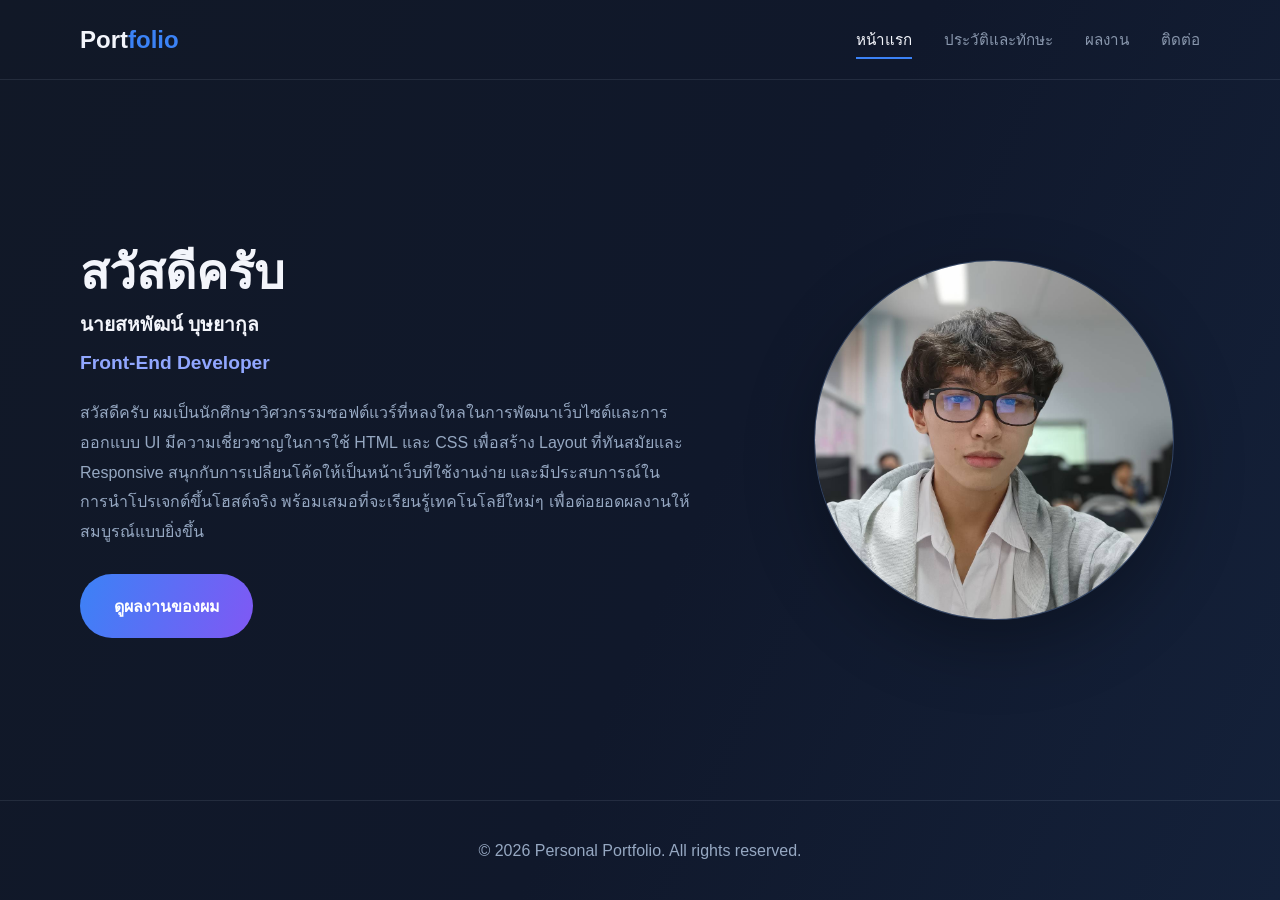
<file: index.html>
<!DOCTYPE html>
<html lang="th">
<head>
    <meta charset="UTF-8">
    <meta name="viewport" content="width=device-width, initial-scale=1.0">
    <title>Portfolio | Sahapat</title>
    <link rel="stylesheet" href="css/portfolio.css">
</head>

<body>



    <header class="nav-bar">
      <a href="index.html" class="logo">Port<span>folio</span></a>
      <nav>
        <ul class="nav-link">
          <li><a class="active" href="index.html">หน้าแรก</a></li>
          <li><a href="about.html">ประวัติและทักษะ</a></li>
          <li><a href="work.html">ผลงาน</a></li>
          <li><a href="contact.html">ติดต่อ</a></li>
        </ul>
      </nav>
    </header>

    <main class="container">
      <section class="intro">
        <div class="intro-copy">
          <h1>สวัสดีครับ</h1>
          <p class="intro-name">นายสหพัฒน์ บุษยากุล</p>
          <h2>Front-End Developer</h2>
          <p>สวัสดีครับ ผมเป็นนักศึกษาวิศวกรรมซอฟต์แวร์ที่หลงใหลในการพัฒนาเว็บไซต์และการออกแบบ UI มีความเชี่ยวชาญในการใช้ HTML และ CSS เพื่อสร้าง Layout ที่ทันสมัยและ Responsive สนุกกับการเปลี่ยนโค้ดให้เป็นหน้าเว็บที่ใช้งานง่าย และมีประสบการณ์ในการนำโปรเจกต์ขึ้นโฮสต์จริง พร้อมเสมอที่จะเรียนรู้เทคโนโลยีใหม่ๆ เพื่อต่อยอดผลงานให้สมบูรณ์แบบยิ่งขึ้น</p>
          <a class="work-button" href="work.html">ดูผลงานของผม</a>
        </div>
        <div class="profile-card">
          <img src="image/profile.jpg" alt="รูปโปรไฟล์ของนายสหพัฒน์ บุษยากุล">
        </div>
      </section>
    </main>

    <footer class="site-footer"><p>&copy; 2026 Personal Portfolio. All rights reserved.</p></footer>


</html>
</file>
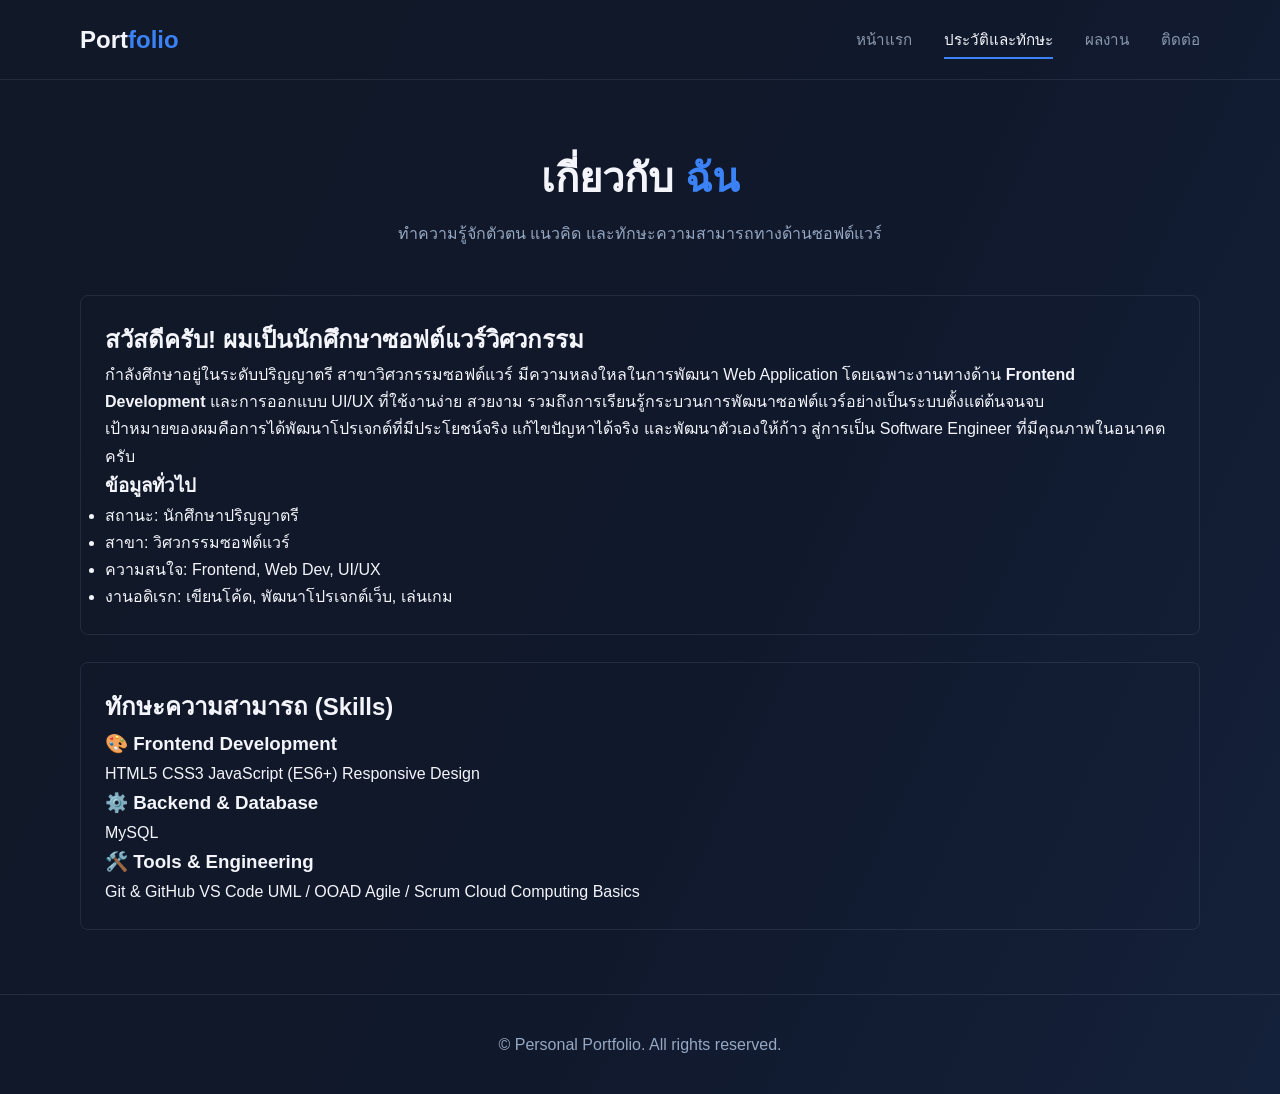
<file: about.html>
<!DOCTYPE html>
<html lang="th">

<head>
    <meta charset="UTF-8">
    <meta name="viewport" content="width=device-width, initial-scale=1.0">
    <title>ประวัติและทักษะ | Portfolio</title>
    <link rel="stylesheet" href="css/portfolio.css">

</head>

<body>

    <!-- แถบเมนูด้านบน (เหมือนหน้าแรก) -->
    <header class="nav-bar">
        <a href="index.html" class="logo">Port<span>folio</span></a>
        <nav>
            <ul class="nav-link">
                <li><a href="index.html">หน้าแรก</a></li>
                <li><a href="about.html" class="active">ประวัติและทักษะ</a></li>
                <li><a href="work.html">ผลงาน</a></li>
                <li><a href="contact.html">ติดต่อ</a></li>
            </ul>
        </nav>
    </header>

    <!-- เนื้อหาหลัก -->
    <main class="container">
        <section class="about-section">

            <!-- ส่วนหัวข้อหน้า -->
            <div class="section-title">
                <h1>เกี่ยวกับ <span>ฉัน</span></h1>
                <p>ทำความรู้จักตัวตน แนวคิด และทักษะความสามารถทางด้านซอฟต์แวร์</p>
            </div>

            <!-- ส่วนข้อมูลส่วนตัว + ประวัติย่อ -->
            <div class="about-grid">
                <div class="about-text">
                    <h2>สวัสดีครับ! ผมเป็นนักศึกษาซอฟต์แวร์วิศวกรรม</h2>
                    <p>
                        กำลังศึกษาอยู่ในระดับปริญญาตรี สาขาวิศวกรรมซอฟต์แวร์ มีความหลงใหลในการพัฒนา Web Application
                        โดยเฉพาะงานทางด้าน <strong>Frontend Development</strong> และการออกแบบ UI/UX ที่ใช้งานง่าย สวยงาม
                        รวมถึงการเรียนรู้กระบวนการพัฒนาซอฟต์แวร์อย่างเป็นระบบตั้งแต่ต้นจนจบ
                    </p>
                    <p>
                        เป้าหมายของผมคือการได้พัฒนาโปรเจกต์ที่มีประโยชน์จริง แก้ไขปัญหาได้จริง และพัฒนาตัวเองให้ก้าว
                        สู่การเป็น Software Engineer ที่มีคุณภาพในอนาคตครับ
                    </p>
                </div>

                <!-- กล่องข้อมูลด่วน (Quick Info) -->
                <div class="info-card">
                    <h3>ข้อมูลทั่วไป</h3>
                    <ul>
                        <li><span>สถานะ:</span> นักศึกษาปริญญาตรี</li>
                        <li><span>สาขา:</span> วิศวกรรมซอฟต์แวร์</li>
                        <li><span>ความสนใจ:</span> Frontend, Web Dev, UI/UX</li>
                        <li><span>งานอดิเรก:</span> เขียนโค้ด, พัฒนาโปรเจกต์เว็บ, เล่นเกม</li>
                    </ul>
                </div>
            </div>

            <!-- ส่วนทักษะและความสามารถ (Skills) -->
            <div class="skills-container">
                <h2>ทักษะความสามารถ (Skills)</h2>

                <div class="skills-grid">
                    <!-- หมวดที่ 1: Frontend -->
                    <div class="skill-category">
                        <h3>🎨 Frontend Development</h3>
                        <div class="skill-tags">
                            <span>HTML5</span>
                            <span>CSS3</span>
                            <span>JavaScript (ES6+)</span>


                            <span>Responsive Design</span>
                        </div>
                    </div>

                    <!-- หมวดที่ 2: Backend & Database -->
                    <div class="skill-category">
                        <h3>⚙️ Backend & Database</h3>
                        <div class="skill-tags">


                            <span>MySQL</span>

                        </div>
                    </div>

                    <!-- หมวดที่ 3: Tools & Engineering -->
                    <div class="skill-category">
                        <h3>🛠️ Tools & Engineering</h3>
                        <div class="skill-tags">
                            <span>Git & GitHub</span>
                            <span>VS Code</span>
                            <span>UML / OOAD</span>
                            <span>Agile / Scrum</span>
                            <span>Cloud Computing Basics</span>
                        </div>
                    </div>
                </div>
            </div>

        </section>
    </main>

    <!-- ส่วนท้ายเว็บไซต์ -->
    <footer class="site-footer">
        <p>&copy; Personal Portfolio. All rights reserved.</p>
    </footer>

</body>

</html>
</file>
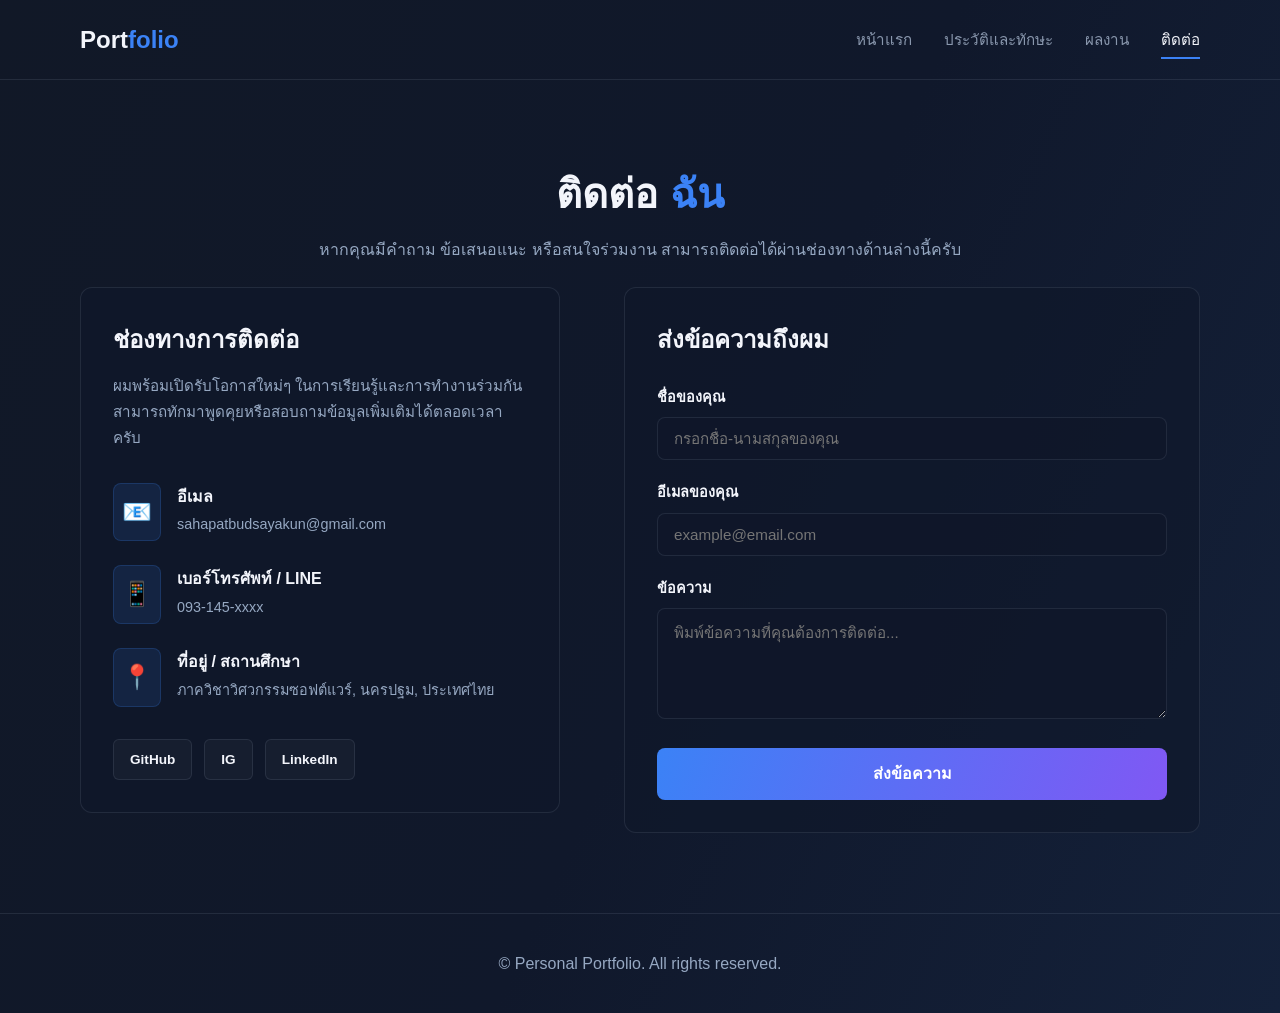
<file: contact.html>
<!DOCTYPE html>
<html lang="th">
<head>
    <meta charset="UTF-8">
    <meta name="viewport" content="width=device-width, initial-scale=1.0">
    <title>ติดต่อ | Portfolio</title>
    <link rel="stylesheet" href="css/portfolio.css"> 

</head>
<body>

    <!-- แถบเมนูด้านบน (เหมือนหน้าแรก) -->
    <header class="nav-bar">
        <a href="index.html" class="logo">Port<span>folio</span></a>
        <nav>
            <ul class="nav-link">
                <li><a href="index.html">หน้าแรก</a></li>
                <li><a href="about.html" >ประวัติและทักษะ</a></li>
                <li><a href="work.html">ผลงาน</a></li>
                <li><a href="contact.html" class="active">ติดต่อ</a></li>
            </ul>
        </nav>
    </header>

    <!-- เนื้อหาหลัก -->
    <main class="container">
        <!-- ส่วนติดต่อเรา (Contact Section) -->
<section id="contact" class="contact-section">
    <div class="section-title">
        <h1>ติดต่อ <span>ฉัน</span></h1>
        <p>หากคุณมีคำถาม ข้อเสนอแนะ หรือสนใจร่วมงาน สามารถติดต่อได้ผ่านช่องทางด้านล่างนี้ครับ</p>
    </div>

    <div class="contact-container">
        
        <!-- ข้อมูลช่องทางติดต่อ (Left Column) -->
        <div class="contact-info">
            <h2>ช่องทางการติดต่อ</h2>
            <p class="contact-desc">
                ผมพร้อมเปิดรับโอกาสใหม่ๆ ในการเรียนรู้และการทำงานร่วมกัน 
                สามารถทักมาพูดคุยหรือสอบถามข้อมูลเพิ่มเติมได้ตลอดเวลาครับ
            </p>

            <div class="info-list">
                <!-- อีเมล -->
                <div class="info-item">
                    <div class="info-icon">📧</div>
                    <div>
                        <h3>อีเมล</h3>
                        <p>sahapatbudsayakun@gmail.com</p>
                    </div>
                </div>

                <!-- โทรศัพท์ / LINE -->
                <div class="info-item">
                    <div class="info-icon">📱</div>
                    <div>
                        <h3>เบอร์โทรศัพท์ / LINE</h3>
                        <p>093-145-xxxx</p>
                    </div>
                </div>

                <!-- สถานที่ / มหาวิทยาลัย -->
                <div class="info-item">
                    <div class="info-icon">📍</div>
                    <div>
                        <h3>ที่อยู่ / สถานศึกษา</h3>
                        <p>ภาควิชาวิศวกรรมซอฟต์แวร์, นครปฐม, ประเทศไทย</p>
                    </div>
                </div>
            </div>

            <!-- ลิงก์โซเชียลมีเดีย -->
            <div class="social-links">
                <a href="https://github.com/sahapat888" target="_blank" class="social-btn" title="GitHub">GitHub</a>
                <a href="https://instagram.com/shp.bsyk" target="_blank" class="social-btn" title="Instagram">IG</a>
                <a href="https://www.linkedin.com/in/%E0%B8%AA%E0%B8%AB%E0%B8%9E%E0%B8%B1%E0%B8%92%E0%B8%99%E0%B9%8C-%E0%B8%9A%E0%B8%B8%E0%B8%A9%E0%B8%A2%E0%B8%B2%E0%B8%81%E0%B8%B8%E0%B8%A5-4a8420442/?isSelfProfile=true" target="_blank" class="social-btn" title="LinkedIn">LinkedIn</a>
            </div>
        </div>

        <!-- แบบฟอร์มส่งข้อความ (Right Column) -->
        <div class="contact-form-wrapper">
            <form class="contact-form" action="#" method="POST">
                <h2>ส่งข้อความถึงผม</h2>
                
                <div class="form-group">
                    <label for="name">ชื่อของคุณ</label>
                    <input type="text" id="name" name="name" placeholder="กรอกชื่อ-นามสกุลของคุณ" required>
                </div>

                <div class="form-group">
                    <label for="email">อีเมลของคุณ</label>
                    <input type="email" id="email" name="email" placeholder="example@email.com" required>
                </div>

                <div class="form-group">
                    <label for="message">ข้อความ</label>
                    <textarea id="message" name="message" rows="5" placeholder="พิมพ์ข้อความที่คุณต้องการติดต่อ..." required></textarea>
                </div>

                <button type="submit" class="submit-btn">ส่งข้อความ</button>
            </form>
        </div>

    </div>
</section>

    </main>

    <!-- ส่วนท้ายเว็บไซต์ -->
    <footer class="site-footer">
        <p>&copy; Personal Portfolio. All rights reserved.</p>
    </footer>

</body>
</html>
</file>
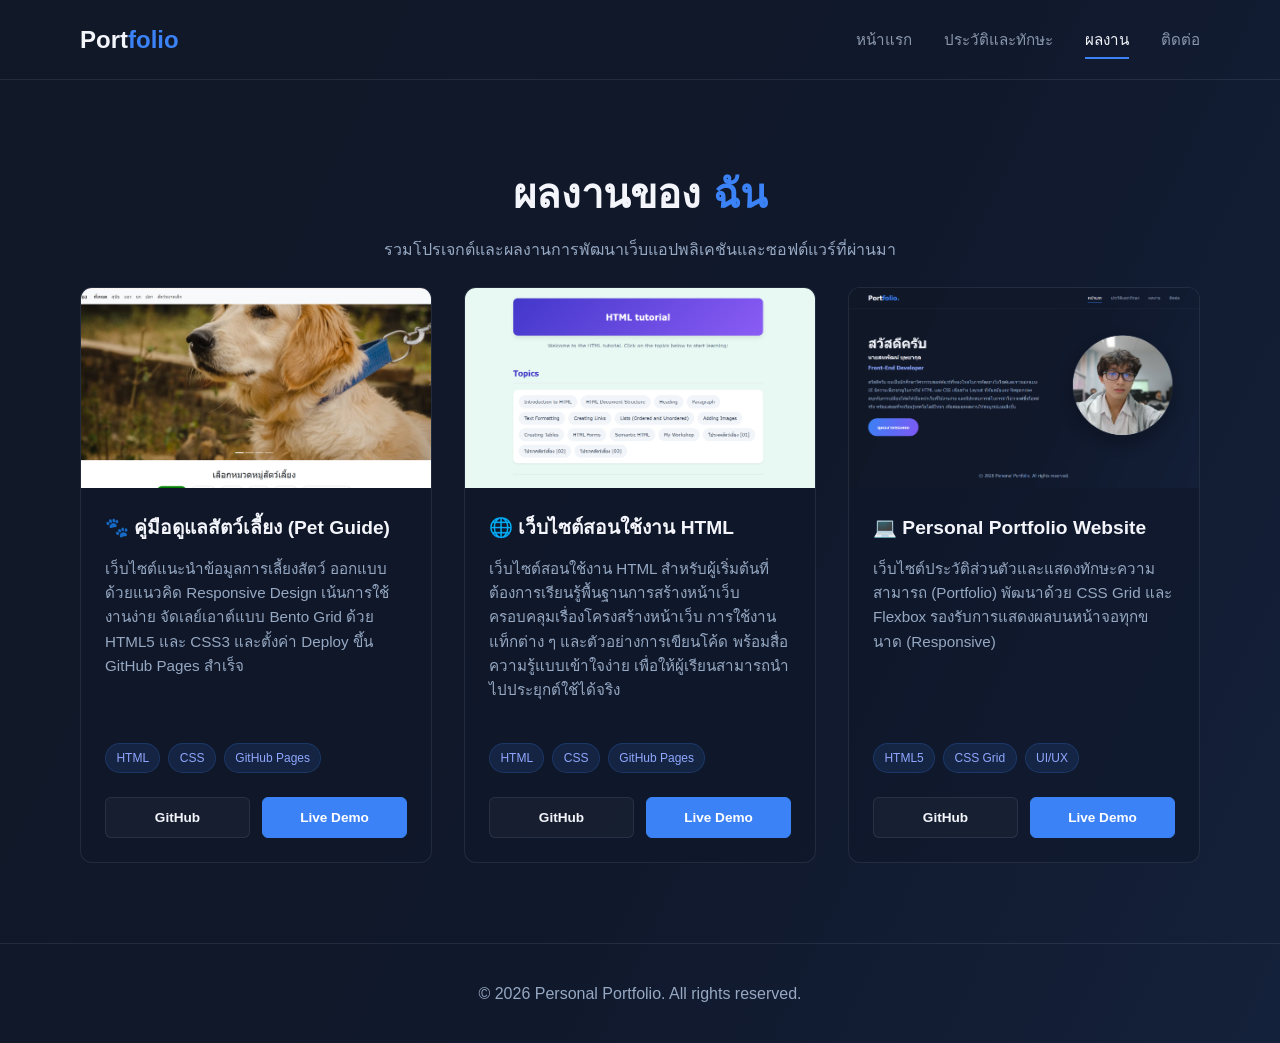
<file: work.html>
<!DOCTYPE html>
<html lang="th">
<head>
    <meta charset="UTF-8">
    <meta name="viewport" content="width=device-width, initial-scale=1.0">
    <title>ผลงาน | Portfolio</title>
    <link rel="stylesheet" href="css/portfolio.css"> 

</head>
<body>

    <!-- แถบเมนูด้านบน (เหมือนหน้าแรก) -->
    <header class="nav-bar">
        <a href="index.html" class="logo">Port<span>folio</span></a>
        
        <nav>
            <ul class="nav-link">
                <li><a href="index.html">หน้าแรก</a></li>
                <li><a href="about.html" >ประวัติและทักษะ</a></li>
                <li><a href="work.html" class="active">ผลงาน</a></li>
                <li><a href="contact.html">ติดต่อ</a></li>
            </ul>
        </nav>
    </header>

    <!-- เนื้อหาหลัก -->
    <main class="container">
        <!-- ส่วนผลงาน (Projects Section) -->
<section id="projects" class="projects-section">
    <!-- ที่ต้องมี id ก็เพราะ กลัวมันจะไปซ้ำกับคำว่าprojectที่อื่น -->
    <div class="section-title">
        <h1>ผลงานของ <span>ฉัน</span></h1>
        <p>รวมโปรเจกต์และผลงานการพัฒนาเว็บแอปพลิเคชันและซอฟต์แวร์ที่ผ่านมา</p>
    </div>

    <!-- กรอบ Grid แสดงรายการผลงาน -->
    <div class="projects-grid">
        
        <!-- โปรเจกต์ที่ 1 -->
        <div class="project-card">
            <div class="project-img">
                <!-- ตัวอย่างการใส่รูปภาพพรีวิวโปรเจกต์ -->
                <img src="image/pet.png" alt="Pet Guide Website">
            </div>
            <div class="project-content">
                <h3>🐾 คู่มือดูแลสัตว์เลี้ยง (Pet Guide)</h3>
                <p>
                    เว็บไซต์แนะนำข้อมูลการเลี้ยงสัตว์ ออกแบบด้วยแนวคิด Responsive Design 
                    เน้นการใช้งานง่าย จัดเลย์เอาต์แบบ Bento Grid ด้วย HTML5 และ CSS3 
                    และตั้งค่า Deploy ขึ้น GitHub Pages สำเร็จ
                </p>
                <div class="project-tags">
                    <span>HTML</span>
                    <span>CSS</span>
                    <span>GitHub Pages</span>
                </div>
                <div class="project-links">
                    <a href="https://github.com/sahapat888/Workshop-Web-052.git" target="_blank" class="project-btn">GitHub</a>
                    <a href="https://sahapat888.github.io/Workshop-Web-052/Pets03/index.html" target="_blank" class="project-btn primary">Live Demo</a>
                </div>
            </div>
        </div>

        <!-- โปรเจกต์ที่ 2 -->
        <div class="project-card">
            <div class="project-img">
                <img src="image/HTML.png" alt="OOAD Class Diagram System">
            </div>
            <div class="project-content">
                <h3>🌐 เว็บไซต์สอนใช้งาน HTML</h3>
                <p>
                    เว็บไซต์สอนใช้งาน HTML สำหรับผู้เริ่มต้นที่ต้องการเรียนรู้พื้นฐานการสร้างหน้าเว็บ
    ครอบคลุมเรื่องโครงสร้างหน้าเว็บ การใช้งานแท็กต่าง ๆ และตัวอย่างการเขียนโค้ด
    พร้อมสื่อความรู้แบบเข้าใจง่าย เพื่อให้ผู้เรียนสามารถนำไปประยุกต์ใช้ได้จริง
</p>
                </p>
                <div class="project-tags">
                    <span>HTML</span>
                    <span>CSS</span>
                    <span>GitHub Pages</span>
                </div>
                <div class="project-links">
                    <a href="https://github.com/sahapat888/Workshop-Web-052.git" target="_blank" class="project-btn">GitHub</a>
                    <a href="https://sahapat888.github.io/Workshop-Web-052/" target="_blank" class="project-btn primary">Live Demo</a>
                </div>
            </div>
        </div>

        <!-- โปรเจกต์ที่ 3 -->
        <div class="project-card">
            <div class="project-img">
                <img src="image/port.png" alt="Portfolio Website">
            </div>
            <div class="project-content">
                <h3>💻 Personal Portfolio Website</h3>
                <p>
                    เว็บไซต์ประวัติส่วนตัวและแสดงทักษะความสามารถ (Portfolio) 
                    พัฒนาด้วย CSS Grid และ Flexbox รองรับการแสดงผลบนหน้าจอทุกขนาด (Responsive)
                </p>
                <div class="project-tags">
                    <span>HTML5</span>
                    <span>CSS Grid</span>
                    <span>UI/UX</span>
                </div>
                <div class="project-links">
                    <a href="https://github.com/sahapat888/Mini-project-portfolio-T.AAE.git" target="_blank" class="project-btn">GitHub</a>
                    <a href="https://sahapat888.github.io/Mini-project-portfolio-T.AAE/index.html" class="project-btn primary">Live Demo</a>
                </div>
            </div>
        </div>

    </div>
</section>
    </main>

    <!-- ส่วนท้ายเว็บไซต์ -->
    <footer class="site-footer">
        <p>&copy; 2026 Personal Portfolio. All rights reserved.</p>
    </footer>

</body>
</html>
</file>
<file: css/portfolio.css>
:root {
    color-scheme: dark;
    --background: #10182b;
    --border: rgba(148, 163, 184, 0.14);
    --text: #f3f5fb;
    --muted: #96a8c2;
    --blue: #3b82f6;
}

/* ==========================
   Global / Reset
========================== */
* {
    box-sizing: border-box;
    margin: 0;
    padding: 0;
}

body {
    
    display: flex;
    min-height: 100vh;
    min-height: 100svh;
    flex-direction: column;
    background: linear-gradient(115deg, #111827 0%, var(--background) 55%, #14213a 100%);
    color: var(--text);
    font-family: "Noto Sans Thai", Tahoma, sans-serif;
    font-weight: 500;
    line-height: 1.7;
}
/* flex-direction: column; เรียงส่วนต่าง ๆ จากบนลงล่าง
background: linear-gradient(...); ทำพื้นหลังไล่สี
color: var(--text); กำหนดสีข้อความเริ่มต้นจากตัวแปร --text
font-family: ...; ตั้งฟอนต์หลักเป็น Noto Sans Thai พร้อมฟอนต์สำรอง
font-weight: 500; กำหนดความหนาตัวอักษรเริ่มต้น
line-height: 1.7; เพิ่มระยะห่างระหว่างบรรทัดให้อ่านง่ายขึ้นครับ */

img {
    display: block;
    max-width: 100%;
    /* max-width 100 ทำให้ภาพไม่เกินขนาดของelement ซึ่งในนี้คือตัวที่คุม img  ไว้ 
     ทำให้รูปภาพแสดงเป็นบล็อกของตัวเอง ไม่เรียงแทรกอยู่ในบรรทัดข้อความ และช่วยกำจัดช่องว่างเล็ก ๆ ที่มักเกิดใต้*/
}

/* ==========================
   Layout
========================== */
.container {
    display: grid;
    width: min(1120px, calc(100% - 48px));
    flex: 1;
    place-items: center;
    margin-inline: auto;
    /* calc() เป็นฟังก์ชัน CSS สำหรับคำนวณค่าต่าง ๆ และนำหน่วยคนละแบบมาคำนวณร่วมกันได้ เช่น % กับ px  */
}

/* ==========================
   Navigation
========================== */
.nav-bar {
    display: flex;
    min-height: 80px;
    align-items: center;
    justify-content: space-between;
    padding-inline: max(24px, calc((100% - 1120px) / 2));
    box-shadow: inset 0 -1px var(--border);
}
/* กล่องเมนูทำให้เป็น flex block ตั้งให้ min height 80 เพราะ  ทำให้มีพื้นที่รอบโลโก้และลิงก์เมนู 
และเมื่อใช้คู่กับ align-items: center; ก็จัดรายการในแถบให้อยู่กึ่งกลางแนวตั้งได้
เพื่อให้ดูสวยงาน ตั้ว align items center เพื่อให้ตัวของ element ที่อยู่ในกล่องอยู่ตรงกลาง 
justify content space-between ทำให้ ตัว element อยู่แยกกัน  
padding-inline เว้นขอบซ้ายและขวาของเมนู โดยใช้ค่าอย่างน้อย 24px 
และเพิ่มระยะขอบให้เนื้อหาอยู่กึ่งกลางเมื่อหน้าจอกว้างครับ.*/
/*  */
.nav-bar a {
    color: inherit;
    text-decoration: none;
}
/* กฎนี้เลือก <a> ทุกตัวที่อยู่ภายใน .nav-bar แล้วกำหนดว่า:

color: inherit; ใช้สีตัวอักษรเดียวกับ element แม่
text-decoration: none; เอาเส้นใต้ลิงก์ออกครับ */
.nav-bar .logo {
    flex-shrink: 0;
    font-size: 1.5rem;
    font-weight: 800;
}
/* rem เป็นหน่วยขนาดที่อิงกับขนาดตัวอักษรของหน้าเว็บ (font-size บน <html>) 
โดยปกติคือ 16px ดังนั้น 1.5rem มักเท่ากับ 24px และจะปรับตามหากมีการเปลี่ยนขนาดฟอนต์หลักครับ. */
.logo span,
.intro h1 span {
    color: var(--blue);
}
/* ทำให้ตัว logo h1 ที่มี spang เปลี่ยนเป็นสีฟ้า */

.nav-link {
    display: flex;
    align-items: center;
    gap: 2rem;
    list-style: none;
}
/* ตัวnav ด้านขวา ทำให้เป็น flex block และตจัดให้เป็นศูนย์กลาง 
ทำgap สร้างระยะห่าง2rem ลบจุดด้วย list-style: none; */

.nav-link a {
    position: relative;
    display: inline-block;
    padding-block: 0.4rem;
    color: #8997ad;
    font-size: 0.95rem;
    transition: color 180ms ease;
}
/*position: relative; ใช้เป็นจุดอ้างอิงให้เส้นใต้ที่วางด้วย position: absolute;
display: inline-block; ทำให้ลิงก์จัดวางเป็นกล่องและกำหนดระยะห่างได้
padding-block: 0.4rem; เพิ่มพื้นที่ด้านบนและล่างของลิงก์
color: #8997ad; กำหนดสีตัวอักษรเป็นเทาอมฟ้า
font-size: 0.95rem; กำหนดขนาดตัวอักษร
transition: color 180ms ease; ทำให้สีเปลี่ยนอย่างนุ่มนวลภายใน 180 มิลลิวินาทีเมื่อมีการโต้ตอบ เช่น ชี้เมาส์ครับ  */

.nav-link a:hover,
.nav-link a.active {
    color: var(--text);
}
/* เปลี่ยนสีลิงก์เมนูเป็น --text เมื่อเมาส์ชี้ (:hover),
 เมื่อโฟกัสด้วยแป้นพิมพ์ (:focus-visible) หรือเมื่อลิงก์มีคลาส active เพื่อบอกว่ากำลังอยู่หน้านั้นครับ. */

.nav-link a::after {
    position: absolute;
    right: 0;
    bottom: 0;
    left: 0;
    height: 2px;
    background: var(--blue);
    content: "";
    transform: scaleX(0);
    transform-origin: left;
    transition: transform 180ms ease;
}
/* position: absolute; วางเส้นตามตำแหน่งของลิงก์
right, left, bottom กำหนดให้เส้นอยู่ชิดล่างและกว้างเท่าลิงก์
height: 2px; และ background กำหนดความหนาและสี
content: ""; สร้าง pseudo-element ว่างเพื่อใช้ทำเส้น
scaleX(0) ซ่อนเส้น และ transform-origin: left ให้ขยายจากด้านซ้าย
transition ทำให้การขยายเส้นนุ่มนวลครับ */

.nav-link a:hover::after,
.nav-link a:focus-visible::after,
.nav-link a.active::after {
    transform: scaleX(1);
}
/* ทำให้เส้นใต้ที่ซ่อนไว้ค่อย ๆ ขยายจนเต็มความกว้างของลิงก์
 เมื่อเมาส์ชี้ (:hover), ลิงก์ได้รับโฟกัส (:focus-visible) หรือเป็นเมนูหน้าปัจจุบัน (.active) ครับ. */
/* ==========================
   Home / Intro
========================== */
.intro {
    display: grid;
    width: 100%;
    grid-template-columns: minmax(0, 1.2fr) minmax(250px, 0.8fr);
    align-items: center;
    gap: clamp(2rem, 7vw, 6rem);
    padding-block: 5rem;
}
/* จัดส่วนแนะนำตัวเป็น 2 คอลัมน์ พร้อมเว้นระยะและขอบบนล่าง */

.intro h1 {
    margin-bottom: 0.2rem;
    font-size: clamp(2rem, 4vw, 3rem);
    font-weight: 800;
    line-height: 1.3;
}
/* ปรับหัวข้อหลักให้ขนาดยืดหยุ่นตามหน้าจอ */

.intro h2 {
    margin-bottom: 1.2rem;
    color: #91a7ff;
    font-size: 1.2rem;
}
/* จัดรูปแบบหัวข้อรองใต้ข้อความทักทาย */

.intro p {
    color: var(--muted);
    font-size: 1rem;
    font-weight: 400;
    line-height: 1.85;
}
/* ใช้สีข้อความรองและเพิ่มระยะห่างบรรทัดให้อ่านง่าย */

.intro .intro-name {
    margin-bottom: 0.25rem;
    color: var(--text);
    font-size: 1.2rem;
    font-weight: 700;
}
/* เน้นชื่อเจ้าของเว็บไซต์ให้เด่นกว่าข้อความแนะนำตัว */

.intro-copy > p:not(.intro-name) {
    margin-bottom: 1.75rem;
}
/* เพิ่มระยะด้านล่างให้ย่อหน้าอื่นในส่วนแนะนำตัว ยกเว้นชื่อ */

.profile-card {
    width: min(100%, 360px);
    aspect-ratio: 1;
    justify-self: center;
    overflow: hidden;
    border: 1px solid rgba(148, 163, 184, 0.25);
    border-radius: 50%;
    background: rgba(59, 130, 246, 0.12);
    box-shadow: 0 24px 70px rgba(0, 0, 0, 0.3);
}
/* ทำกรอบรูปโปรไฟล์เป็นวงกลม ขนาดไม่เกิน 360px */
/* width: min(100%, 360px); ให้กว้างเต็มพื้นที่ได้ แต่ไม่เกิน 360px
aspect-ratio: 1; ทำให้กรอบเป็นสี่เหลี่ยมจัตุรัส
justify-self: center; จัดกรอบให้อยู่กึ่งกลางแนวนอนใน Grid
overflow: hidden; ซ่อนส่วนของรูปที่ล้นกรอบ
border: ...; เพิ่มเส้นขอบบาง ๆ
border-radius: 50%; ทำกรอบสี่เหลี่ยมให้เป็นวงกลม
background: ...; กำหนดสีพื้นหลังกรอบ
box-shadow: ...; เพิ่มเงารอบกรอบให้ดูมีมิติครับ */

.profile-card img {
    width: 100%;
    height: 100%;
    object-fit: cover;
}
/* ให้รูปโปรไฟล์เต็มกรอบและครอบตัดส่วนเกิน */
/* width: 100%; กว้างเต็มกรอบ
height: 100%; สูงเต็มกรอบ
object-fit: cover; ขยายหรือครอบตัดรูปให้เต็มกรอบ โดยรักษาสัดส่วนภาพ ไม่บิดเบี้ยวครับ */

.work-button {
    display: inline-flex;
    min-height: 64px;
    align-items: center;
    justify-content: center;
    padding: 0 2.1rem;
    border-radius: 999px;
    background: linear-gradient(110deg, #3b82f6, #8058f4);
    color: #fff;
    font-weight: 700;
    text-decoration: none;
    transition: filter 180ms ease, transform 180ms ease;
}
/* จัดปุ่มไปหน้าผลงานและกำหนดสี รูปทรง และเอฟเฟกต์ */
/* display: inline-flex; จัดข้อความในปุ่มด้วย Flexbox และให้ปุ่มอยู่ในบรรทัดเดียวกับเนื้อหาอื่น
min-height: 64px; กำหนดความสูงขั้นต่ำ
align-items และ justify-content: center; จัดข้อความให้อยู่กลางปุ่ม
padding: 0 2.1rem; เพิ่มพื้นที่ด้านซ้ายและขวา
border-radius: 999px; ทำให้ปุ่มมีขอบมนคล้ายแคปซูล
background: linear-gradient(...); ทำพื้นหลังไล่สี
color และ font-weight กำหนดสีขาวและตัวอักษรหนา
text-decoration: none; เอาเส้นใต้ลิงก์ออก
transition: ...; ทำให้การเปลี่ยนความสว่างและตำแหน่งตอน hover นุ่มนวลครับ */

.work-button:hover,
.work-button:focus-visible {
    filter: brightness(1.12);
    transform: translateY(-2px);
}
/* ทำให้ปุ่มสว่างขึ้นและยกขึ้นเล็กน้อยเมื่อชี้หรือโฟกัส */

/* ==========================
   About Section
========================== */
.about-section {
    display: grid;
    width: 100%;
    grid-template-columns: 1fr;
    align-items: center;
    gap: 1.5rem;
    padding-block: 4rem;
}
/* จัดเนื้อหาเกี่ยวกับฉันเป็นกริดหนึ่งคอลัมน์ */

.about-grid,
.skills-container {
    border: 1px solid var(--border);
    border-radius: 8px;
    padding: 1.5rem;
}
/* ใส่เส้นขอบและพื้นที่ด้านในให้กล่องประวัติและทักษะ */

.skills-container {
    margin-top: 0.2rem;
}
/* เพิ่มระยะห่างด้านบนของส่วนทักษะเล็กน้อย */

/* ==========================
   Projects Section
========================== */
.projects-section {
    width: 100%;
    padding-block: 5rem;
}
/* กำหนดพื้นที่และระยะบนล่างของส่วนผลงาน */

.section-title {
    margin-bottom: 1.5rem;
    text-align: center;
}
/* จัดหัวข้อและคำอธิบายของแต่ละส่วนให้อยู่กึ่งกลาง */

.section-title h1 {
    margin-bottom: 0.5rem;
    font-size: clamp(2rem, 3.5vw, 2.5rem);
    font-weight: 800;
}
/* กำหนดขนาดและน้ำหนักของหัวข้อประจำส่วน */

.section-title h1 span {
    color: var(--blue);
}
/* ใช้สีเน้นกับข้อความบางส่วนในหัวข้อ */

.section-title p {
    color: var(--muted);
    font-size: 1rem;
}
/* ใช้สีรองกับคำอธิบายใต้หัวข้อ */

.projects-grid {
    display: grid;
    grid-template-columns: repeat(auto-fit, minmax(320px, 1fr));
    gap: 2rem;
    width: 100%;
}
/* จัดการ์ดผลงานเป็นกริดและปรับจำนวนคอลัมน์ตามพื้นที่ */

.project-card {
    display: flex;
    flex-direction: column;
    overflow: hidden;
    border: 1px solid var(--border);
    border-radius: 12px;
    background: rgba(16, 24, 43, 0.6);
    transition: transform 200ms ease, border-color 200ms ease, box-shadow 200ms ease;
}
/* จัดเนื้อหาในการ์ดผลงานแนวตั้ง พร้อมพื้นหลังและขอบ */

.project-card:hover {
    transform: translateY(-4px);
    border-color: rgba(59, 130, 246, 0.4);
    box-shadow: 0 12px 30px rgba(0, 0, 0, 0.4);
}
/* ยกการ์ดและเพิ่มเงาเมื่อชี้เมาส์ */

.project-img {
    width: 100%;
    height: 200px;
    overflow: hidden;
    background: rgba(59, 130, 246, 0.08);
}
/* กำหนดกรอบรูปตัวอย่างผลงานให้สูง 200px */

.project-img img {
    width: 100%;
    height: 100%;
    object-fit: cover;
    transition: transform 300ms ease;
}
/* ให้รูปตัวอย่างเต็มกรอบและเตรียมเอฟเฟกต์ซูม */

.project-card:hover .project-img img {
    transform: scale(1.05);
}
/* ขยายรูปเล็กน้อยเมื่อชี้การ์ดผลงาน */

.project-content {
    display: flex;
    flex: 1;
    flex-direction: column;
    padding: 1.5rem;
}
/* จัดข้อความ ป้าย และลิงก์ในตัวการ์ดเป็นแนวตั้ง */

.project-content h3 {
    margin-bottom: 0.75rem;
    color: var(--text);
    font-size: 1.2rem;
    font-weight: 700;
}
/* เน้นชื่อผลงานในการ์ด */

.project-content p {
    flex: 1;
    margin-bottom: 1.25rem;
    color: var(--muted);
    font-size: 0.95rem;
    line-height: 1.6;
}
/* จัดคำอธิบายผลงานและให้ขยายพื้นที่เพื่อจัดแนวปุ่ม */

.project-tags {
    display: flex;
    flex-wrap: wrap;
    gap: 0.5rem;
    margin-bottom: 1.5rem;
}
/* จัดป้ายเทคโนโลยีให้เรียงและขึ้นบรรทัดใหม่ได้ */

.project-tags span {
    padding: 0.25rem 0.65rem;
    border: 1px solid rgba(59, 130, 246, 0.2);
    border-radius: 999px;
    background: rgba(59, 130, 246, 0.12);
    color: #91a7ff;
    font-size: 0.75rem;
}
/* แสดงเทคโนโลยีแต่ละรายการเป็นป้ายสีฟ้า */

.project-links {
    display: flex;
    gap: 0.75rem;
}
/* จัดปุ่มลิงก์ของผลงานไว้ในแถวเดียวกัน */

.project-btn {
    flex: 1;
    padding: 0.5rem 1rem;
    border: 1px solid var(--border);
    border-radius: 6px;
    background: rgba(255, 255, 255, 0.03);
    color: var(--text);
    font-size: 0.85rem;
    font-weight: 600;
    text-align: center;
    text-decoration: none;
    transition: background 150ms ease, border-color 150ms ease;
}
/* กำหนดรูปแบบปุ่มลิงก์ผลงาน */

.project-btn:hover {
    background: rgba(255, 255, 255, 0.08);
    border-color: var(--muted);
}
/* เปลี่ยนพื้นหลังและขอบปุ่มเมื่อชี้เมาส์ */

.project-btn.primary {
    border-color: var(--blue);
    background: var(--blue);
    color: #fff;
}
/* เน้นปุ่มหลักด้วยพื้นหลังสีน้ำเงิน */

.project-btn.primary:hover {
    filter: brightness(1.1);
}
/* เพิ่มความสว่างของปุ่มหลักเมื่อชี้เมาส์ */

/* ==========================
   Contact Section
========================== */
.contact-section {
    width: 100%;
    padding-block: 5rem;
}
/* กำหนดพื้นที่และระยะบนล่างของส่วนติดต่อ */

.contact-container {
    display: grid;
    grid-template-columns: minmax(0, 1fr) minmax(0, 1.2fr);
    gap: clamp(2rem, 5vw, 4rem);
    align-items: start;
    width: 100%;
}
/* วางข้อมูลติดต่อกับแบบฟอร์มเป็น 2 คอลัมน์ */

.contact-info,
.contact-form-wrapper {
    background: rgba(16, 24, 43, 0.6);
    border: 1px solid var(--border);
    border-radius: 12px;
    padding: 2rem;
}
/* ใช้พื้นหลัง ขอบ และระยะด้านในแบบเดียวกันกับทั้งสองกล่อง */

.contact-info h2,
.contact-form h2 {
    margin-bottom: 0.75rem;
    color: var(--text);
    font-size: 1.5rem;
    font-weight: 700;
}
/* กำหนดรูปแบบหัวข้อของข้อมูลติดต่อและแบบฟอร์ม */

.contact-desc {
    margin-bottom: 2rem;
    color: var(--muted);
    font-size: 0.95rem;
    line-height: 1.7;
}
/* จัดคำอธิบายส่วนติดต่อให้มีสีรองและระยะห่าง */

.info-list {
    display: flex;
    flex-direction: column;
    gap: 1.5rem;
    margin-bottom: 2rem;
}
/* เรียงรายการข้อมูลติดต่อแนวตั้งและเว้นระยะระหว่างรายการ */

.info-item {
    display: flex;
    gap: 1rem;
    align-items: flex-start;
}
/* จัดไอคอนและรายละเอียดแต่ละข้อมูลให้อยู่ข้างกัน */

.info-icon {
    display: grid;
    place-items: center;
    padding: 0.5rem;
    border: 1px solid rgba(59, 130, 246, 0.2);
    border-radius: 8px;
    background: rgba(59, 130, 246, 0.12);
    font-size: 1.5rem;
}
/* วางไอคอนข้อมูลติดต่อในกรอบสีฟ้าอ่อน */

.info-item h3 {
    margin-bottom: 0.15rem;
    color: var(--text);
    font-size: 1rem;
    font-weight: 600;
}
/* เน้นชื่อประเภทข้อมูล เช่น อีเมลหรือเบอร์โทรศัพท์ */

.info-item p {
    color: var(--muted);
    font-size: 0.9rem;
}
/* กำหนดสีและขนาดข้อความรายละเอียดการติดต่อ */

.social-links {
    display: flex;
    gap: 0.75rem;
}
/* จัดลิงก์โซเชียลให้อยู่ในแถวและเว้นระยะกัน */

.social-btn {
    padding: 0.5rem 1rem;
    border: 1px solid var(--border);
    border-radius: 6px;
    background: rgba(255, 255, 255, 0.03);
    color: var(--text);
    font-size: 0.85rem;
    font-weight: 600;
    text-decoration: none;
    transition: background 150ms ease, border-color 150ms ease;
}
/* กำหนดรูปแบบลิงก์โซเชียลให้ดูเป็นปุ่ม */

.social-btn:hover {
    background: rgba(255, 255, 255, 0.08);
    border-color: var(--muted);
}
/* เปลี่ยนสีพื้นหลังและขอบลิงก์โซเชียลเมื่อชี้เมาส์ */

.contact-form h2 {
    margin-bottom: 1.5rem;
}
/* เว้นระยะใต้หัวข้อของแบบฟอร์ม */

.form-group {
    margin-bottom: 1.25rem;
}
/* แยกแต่ละชุด label และช่องกรอกข้อมูลด้วยระยะห่าง */

.form-group label {
    display: block;
    margin-bottom: 0.5rem;
    color: var(--text);
    font-size: 0.9rem;
    font-weight: 600;
}
/* แสดงป้ายกำกับเหนือช่องกรอกข้อมูล */

.form-group input,
.form-group textarea {
    width: 100%;
    padding: 0.75rem 1rem;
    border: 1px solid var(--border);
    border-radius: 8px;
    background: rgba(15, 23, 42, 0.8);
    color: var(--text);
    font-family: inherit;
    font-size: 0.95rem;
    outline: none;
    transition: border-color 150ms ease, box-shadow 150ms ease;
}
/* กำหนดรูปแบบร่วมกันให้ช่องกรอกข้อความและกล่องข้อความ */
/* width: 100%; ให้ช่องกว้างเต็มพื้นที่
padding: 0.75rem 1rem; เพิ่มพื้นที่ด้านใน
border และ border-radius กำหนดเส้นขอบและมุมโค้ง
background กับ color ตั้งสีพื้นหลังและสีข้อความ
font-family: inherit; ใช้ฟอนต์เดียวกับหน้าเว็บ
font-size: 0.95rem; กำหนดขนาดข้อความ
outline: none; เอาเส้นโฟกัสเริ่มต้นของเบราว์เซอร์ออก โดยกฎ :focus ของคุณเพิ่มขอบและวงแสงแบบกำหนดเองแทน
transition ทำให้สีขอบและเงาเปลี่ยนอย่างนุ่มนวลเมื่อโฟกัสช่องครับ */

.form-group input:focus,
.form-group textarea:focus {
    border-color: var(--blue);
    box-shadow: 0 0 0 3px rgba(59, 130, 246, 0.15);
}
/* แสดงขอบและวงแสงเมื่อเลือกช่องกรอกข้อมูล */

.form-group textarea {
    resize: vertical;
}
/* อนุญาตให้ปรับความสูงของกล่องข้อความได้ */

.submit-btn {
    width: 100%;
    padding: 0.85rem;
    border: none;
    border-radius: 8px;
    background: linear-gradient(110deg, #3b82f6, #8058f4);
    color: #fff;
    font-size: 1rem;
    font-weight: 700;
    cursor: pointer;
    transition: filter 180ms ease, transform 180ms ease;
}
/* จัดรูปแบบปุ่มส่งข้อความให้เต็มความกว้างแบบฟอร์ม */

.submit-btn:hover {
    filter: brightness(1.12);
    transform: translateY(-2px);
}
/* เพิ่มความสว่างและยกปุ่มส่งข้อความเมื่อชี้เมาส์ */

/* ==========================
   Footer
========================== */
.site-footer {
    display: grid;
    min-height: 100px;
    place-items: center;
    padding: 1.5rem 24px;
    border-top: 1px solid var(--border);
    color: var(--muted);
    text-align: center;
}
/* จัดข้อความลิขสิทธิ์ไว้กึ่งกลางในส่วนท้ายของเว็บ */

/* ==========================
   Responsive
========================== */
/* ipad */
@media (max-width: 640px) {
    .contact-container {
        grid-template-columns: 1fr;
    }
}
/* บนจอไม่เกิน 640 ให้ข้อมูลติดต่อและแบบฟอร์มเรียงเป็นคอลัมน์เดียว */

@media (max-width: 700px) {
    .nav-bar {
        min-height: 72px;
        flex-wrap: wrap;
        gap: 0.25rem 1rem;
        padding-block: 0.75rem;
    }
    /* ลดความสูงแถบเมนูและอนุญาตให้เนื้อหาขึ้นบรรทัดใหม่ */
    /* flex-wrap: wrap; อนุญาตให้รายการใน Flexbox ขึ้นบรรทัดใหม่เมื่อพื้นที่ไม่พอครับ ใน */
    .nav-link {
        gap: clamp(0.65rem, 3vw, 1.25rem);
    }
    /* ลดระยะห่างระหว่างลิงก์เมนูให้เหมาะกับจอแคบ */

    .nav-link a {
        font-size: 0.8rem;
    }
    /* ลดขนาดตัวอักษรเมนูบนหน้าจอขนาดเล็ก */

    .intro {
        grid-template-columns: 1fr;
        gap: 2.5rem;
        padding-block: 3rem;
    }
    /* เปลี่ยนส่วนแนะนำตัวเป็นคอลัมน์เดียวและลดระยะห่าง */

    .profile-card {
        width: min(72vw, 300px);
        grid-row: 1;
    }
    /* ย่อรูปโปรไฟล์และย้ายขึ้นเป็นรายการแรกบนจอแคบ */
}
/* mobile */
@media (max-width: 640px) {
    .nav-bar {
        justify-content: center;
    }
    /* จัดโลโก้และแถบเมนูให้อยู่กึ่งกลางบนมือถือ */

    .nav-link {
        width: 100%;
        justify-content: space-between;
    }
    /* ให้แถวลิงก์เมนูเต็มความกว้างและกระจายลิงก์ออก */

    .intro h1 {
        font-size: 2.2rem;
    }
    /* กำหนดขนาดหัวข้อแนะนำตัวให้เหมาะกับมือถือ */
}
</file>
